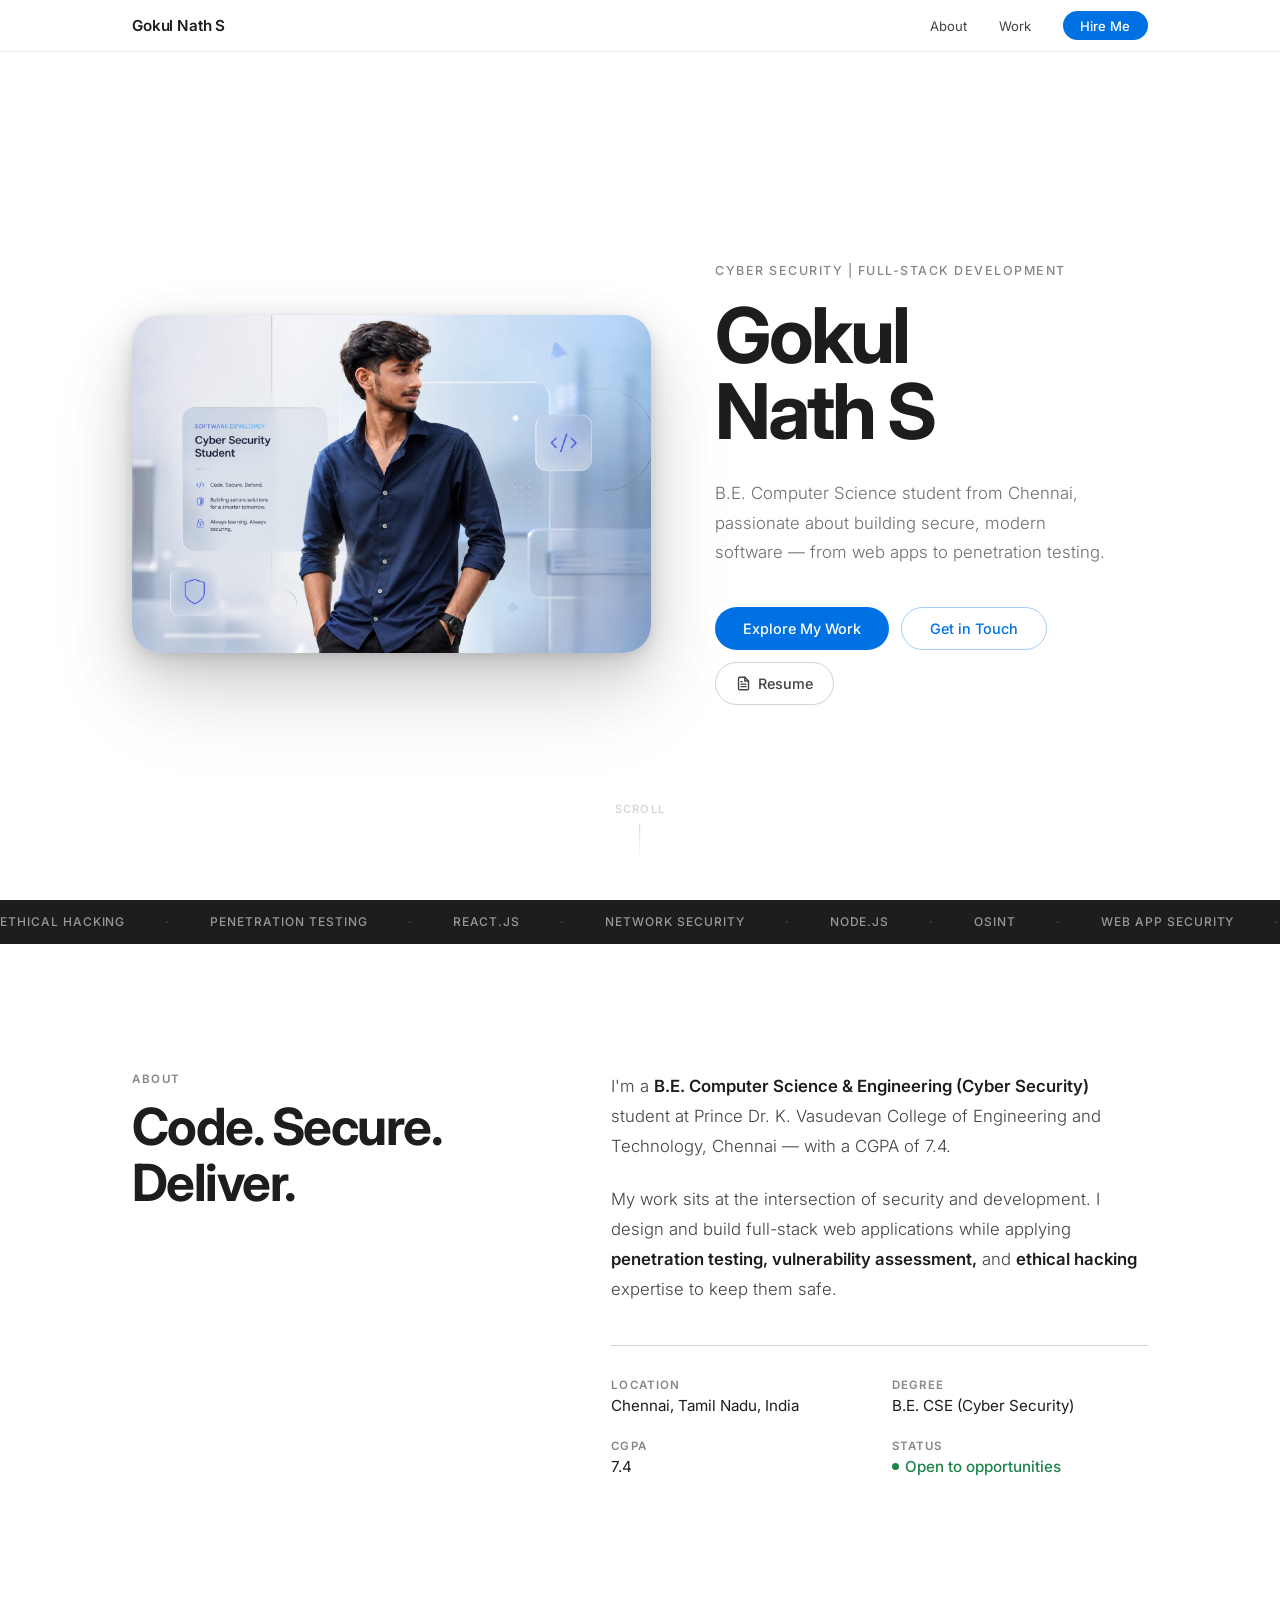
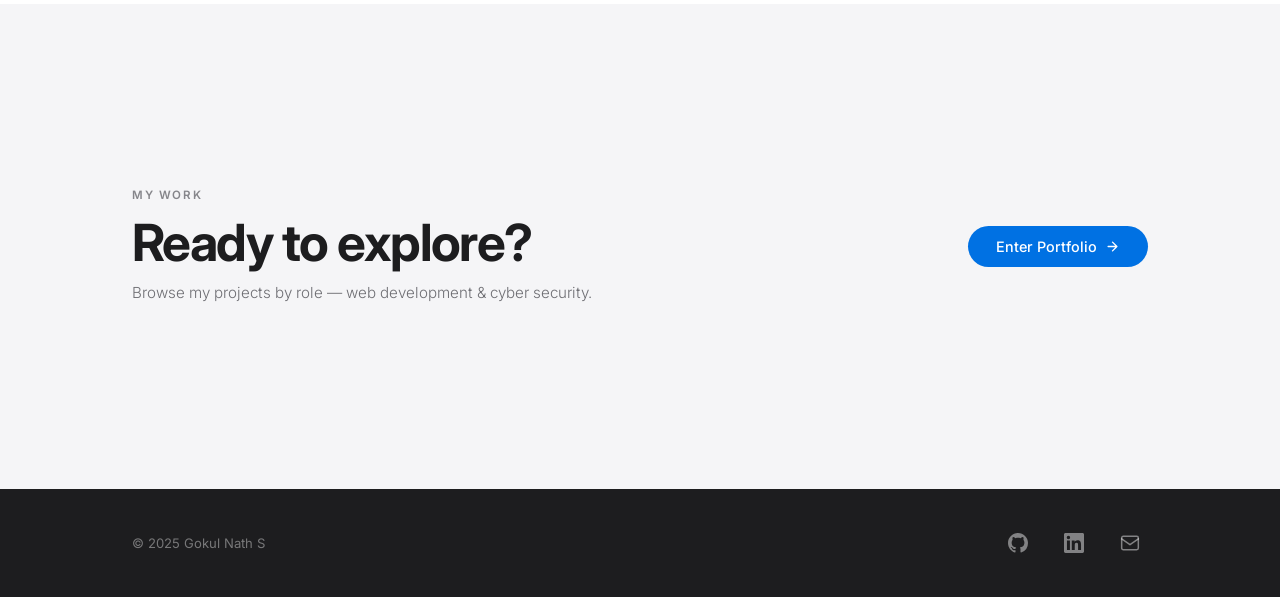
<file: index.html>
<!DOCTYPE html>
<html lang="en">
<head>
  <meta charset="UTF-8" />
  <meta name="viewport" content="width=device-width, initial-scale=1.0" />
  <meta name="description" content="Gokul Nath S — Cyber Security Student &amp; Full-Stack Web Developer from Chennai, India." />
  <title>Gokul Nath S — Portfolio</title>
  <link rel="preconnect" href="https://fonts.googleapis.com" />
  <link rel="preconnect" href="https://fonts.gstatic.com" crossorigin />
  <link href="https://fonts.googleapis.com/css2?family=Inter:ital,opsz,wght@0,14..32,300;0,14..32,400;0,14..32,500;0,14..32,600;0,14..32,700;1,14..32,300&display=swap" rel="stylesheet" />
  <link rel="stylesheet" href="style.css" />
  <style>
    /* ── EXPLORE CTA SECTION ── */
    .explore-cta-section { background: var(--grey-5); }
    .explore-cta-wrap {
      display: flex;
      align-items: center;
      justify-content: space-between;
      flex-wrap: wrap;
      gap: 2rem;
      padding: 3.5rem 0;
    }
    .explore-desc {
      font-size: 0.95rem;
      color: var(--grey-2);
      font-weight: 300;
      margin-top: 0.6rem;
      line-height: 1.65;
    }
    .explore-btn {
      display: inline-flex;
      align-items: center;
      gap: 0.5rem;
      white-space: nowrap;
      flex-shrink: 0;
    }
  </style>
</head>
<body>

  <!-- NAV -->
  <header class="nav" id="nav">
    <div class="nav-inner">
      <a href="#home" class="nav-logo">Gokul Nath S</a>
      <nav class="nav-links" id="navLinks">
        <a href="#about" class="nl">About</a>
        <a href="roles.html" class="nl">Work</a>
        <a href="mailto:gokulsince2k7@gmail.com" class="nl nl-cta">Hire Me</a>
      </nav>
      <button class="burger" id="burger" aria-label="Menu">
        <span></span><span></span>
      </button>
    </div>
  </header>

  <!-- HERO -->
  <section class="hero" id="home">
    <div class="hero-wrap">
      <div class="hero-photo-wrap">
        <img
          src="image.png"
          alt="Gokul Nath S"
          class="hero-photo"
        />
      </div>
      <div class="hero-text">
        <p class="hero-eyebrow">Cyber Security | Full-Stack Development</p>
        <h1 class="hero-name">Gokul<br>Nath  S</h1>
        <p class="hero-bio">
          B.E. Computer Science student from Chennai, passionate about
          building secure, modern software — from web apps to
          penetration testing.
        </p>
        <div class="hero-actions">
          <a href="roles.html" class="btn-primary">Explore My Work</a>
          <a href="mailto:gokulsince2k7@gmail.com" class="btn-ghost">Get in Touch</a>
          <a
            href="https://docs.google.com/document/d/1M5TrPQ8XpOUnPJRMxMjW3FASUyPhUZJu/edit?usp=drive_link&ouid=106829547549114886315&rtpof=true&sd=true"
            target="_blank"
            rel="noopener"
            class="btn-resume"
            id="resumeBtn"
          >
            <svg width="15" height="15" viewBox="0 0 24 24" fill="none" stroke="currentColor" stroke-width="2.2" stroke-linecap="round" stroke-linejoin="round"><path d="M14 2H6a2 2 0 00-2 2v16a2 2 0 002 2h12a2 2 0 002-2V8z"/><polyline points="14 2 14 8 20 8"/><line x1="16" y1="13" x2="8" y2="13"/><line x1="16" y1="17" x2="8" y2="17"/><polyline points="10 9 9 9 8 9"/></svg>
            Resume
          </a>
        </div>
      </div>
    </div>
    <div class="hero-scroll-hint">
      <span>Scroll</span>
      <div class="scroll-bar"></div>
    </div>
  </section>

  <!-- MARQUEE STRIP -->
  <div class="marquee-strip" aria-hidden="true">
    <div class="marquee-track">
      <span>Ethical Hacking</span><span aria-hidden="true">·</span>
      <span>Penetration Testing</span><span aria-hidden="true">·</span>
      <span>React.js</span><span aria-hidden="true">·</span>
      <span>Network Security</span><span aria-hidden="true">·</span>
      <span>Node.js</span><span aria-hidden="true">·</span>
      <span>OSINT</span><span aria-hidden="true">·</span>
      <span>Web App Security</span><span aria-hidden="true">·</span>
      <span>REST APIs</span><span aria-hidden="true">·</span>
      <span>Vulnerability Assessment</span><span aria-hidden="true">·</span>
      <span>Ethical Hacking</span><span aria-hidden="true">·</span>
      <span>Penetration Testing</span><span aria-hidden="true">·</span>
      <span>React.js</span><span aria-hidden="true">·</span>
      <span>Network Security</span><span aria-hidden="true">·</span>
      <span>Node.js</span><span aria-hidden="true">·</span>
      <span>OSINT</span><span aria-hidden="true">·</span>
      <span>Web App Security</span><span aria-hidden="true">·</span>
      <span>REST APIs</span><span aria-hidden="true">·</span>
      <span>Vulnerability Assessment</span><span aria-hidden="true">·</span>
    </div>
  </div>

  <!-- ABOUT -->
  <section class="section" id="about">
    <div class="container">
      <div class="about-grid">
        <div class="about-left">
          <p class="label">About</p>
          <h2 class="section-heading">Code. Secure.<br>Deliver.</h2>
        </div>
        <div class="about-right">
          <p class="about-body">
            I'm a <strong>B.E. Computer Science &amp; Engineering (Cyber Security)</strong>
            student at Prince Dr. K. Vasudevan College of Engineering and Technology,
            Chennai — with a CGPA of 7.4.
          </p>
          <p class="about-body">
            My work sits at the intersection of security and development.
            I design and build full-stack web applications while applying
            <strong>penetration testing, vulnerability assessment,</strong> and
            <strong>ethical hacking</strong> expertise to keep them safe.
          </p>
          <div class="about-meta">
            <div class="meta-item">
              <span class="meta-label">Location</span>
              <span class="meta-value">Chennai, Tamil Nadu, India</span>
            </div>
            <div class="meta-item">
              <span class="meta-label">Degree</span>
              <span class="meta-value">B.E. CSE (Cyber Security)</span>
            </div>
            <div class="meta-item">
              <span class="meta-label">CGPA</span>
              <span class="meta-value">7.4</span>
            </div>
            <div class="meta-item">
              <span class="meta-label">Status</span>
              <span class="meta-value meta-available">Open to opportunities</span>
            </div>
          </div>
        </div>
      </div>
    </div>
  </section>

  <!-- EXPLORE CTA -->
  <section class="section explore-cta-section">
    <div class="container">
      <div class="explore-cta-wrap">
        <div>
          <p class="label">My Work</p>
          <h2 class="section-heading" style="margin-bottom:0.4rem">Ready to explore?</h2>
          <p class="explore-desc">Browse my projects by role — web development &amp; cyber security.</p>
        </div>
        <a href="roles.html" class="btn-primary explore-btn">
          Enter Portfolio
          <svg width="15" height="15" viewBox="0 0 24 24" fill="none" stroke="currentColor" stroke-width="2.2" stroke-linecap="round" stroke-linejoin="round"><path d="M5 12h14M12 5l7 7-7 7"/></svg>
        </a>
      </div>
    </div>
  </section>

  <!-- FOOTER -->
  <footer class="footer">
    <div class="container footer-inner">
      <span class="footer-name">© 2025 Gokul Nath S</span>
      <div class="footer-socials">
        <a href="https://github.com/gokul2k7" target="_blank" rel="noopener" id="fGithub" aria-label="GitHub">
          <svg width="20" height="20" viewBox="0 0 24 24" fill="currentColor" aria-hidden="true">
            <path d="M12 0C5.37 0 0 5.37 0 12c0 5.31 3.435 9.795 8.205 11.385.6.105.825-.255.825-.57 0-.285-.015-1.23-.015-2.235-3.015.555-3.795-.735-4.035-1.41-.135-.345-.72-1.41-1.23-1.695-.42-.225-1.02-.78-.015-.795.945-.015 1.62.87 1.845 1.23 1.08 1.815 2.805 1.305 3.495.99.105-.78.42-1.305.765-1.605-2.67-.3-5.46-1.335-5.46-5.925 0-1.305.465-2.385 1.23-3.225-.12-.3-.54-1.53.12-3.18 0 0 1.005-.315 3.3 1.23.96-.27 1.98-.405 3-.405s2.04.135 3 .405c2.295-1.56 3.3-1.23 3.3-1.23.66 1.65.24 2.88.12 3.18.765.84 1.23 1.905 1.23 3.225 0 4.605-2.805 5.625-5.475 5.925.435.375.81 1.095.81 2.22 0 1.605-.015 2.895-.015 3.3 0 .315.225.69.825.57A12.02 12.02 0 0024 12c0-6.63-5.37-12-12-12z"/>
          </svg>
        </a>
        <a href="https://www.linkedin.com/in/gokul-s-82512b36a" target="_blank" rel="noopener" id="fLinkedin" aria-label="LinkedIn">
          <svg width="20" height="20" viewBox="0 0 24 24" fill="currentColor" aria-hidden="true">
            <path d="M20.447 20.452h-3.554v-5.569c0-1.328-.027-3.037-1.852-3.037-1.853 0-2.136 1.445-2.136 2.939v5.667H9.351V9h3.414v1.561h.046c.477-.9 1.637-1.85 3.37-1.85 3.601 0 4.267 2.37 4.267 5.455v6.286zM5.337 7.433a2.062 2.062 0 01-2.063-2.065 2.064 2.064 0 112.063 2.065zm1.782 13.019H3.555V9h3.564v11.452zM22.225 0H1.771C.792 0 0 .774 0 1.729v20.542C0 23.227.792 24 1.771 24h20.451C23.2 24 24 23.227 24 22.271V1.729C24 .774 23.2 0 22.222 0h.003z"/>
          </svg>
        </a>
        <a href="mailto:gokulsince2k7@gmail.com" id="fEmail" aria-label="Email">
          <svg width="20" height="20" viewBox="0 0 24 24" fill="none" stroke="currentColor" stroke-width="1.8" stroke-linecap="round" stroke-linejoin="round" aria-hidden="true">
            <rect x="2" y="4" width="20" height="16" rx="2"/>
            <path d="M2 7l10 7 10-7"/>
          </svg>
        </a>
      </div>
    </div>
  </footer>

  <script src="script.js"></script>
</body>
</html>
</file>
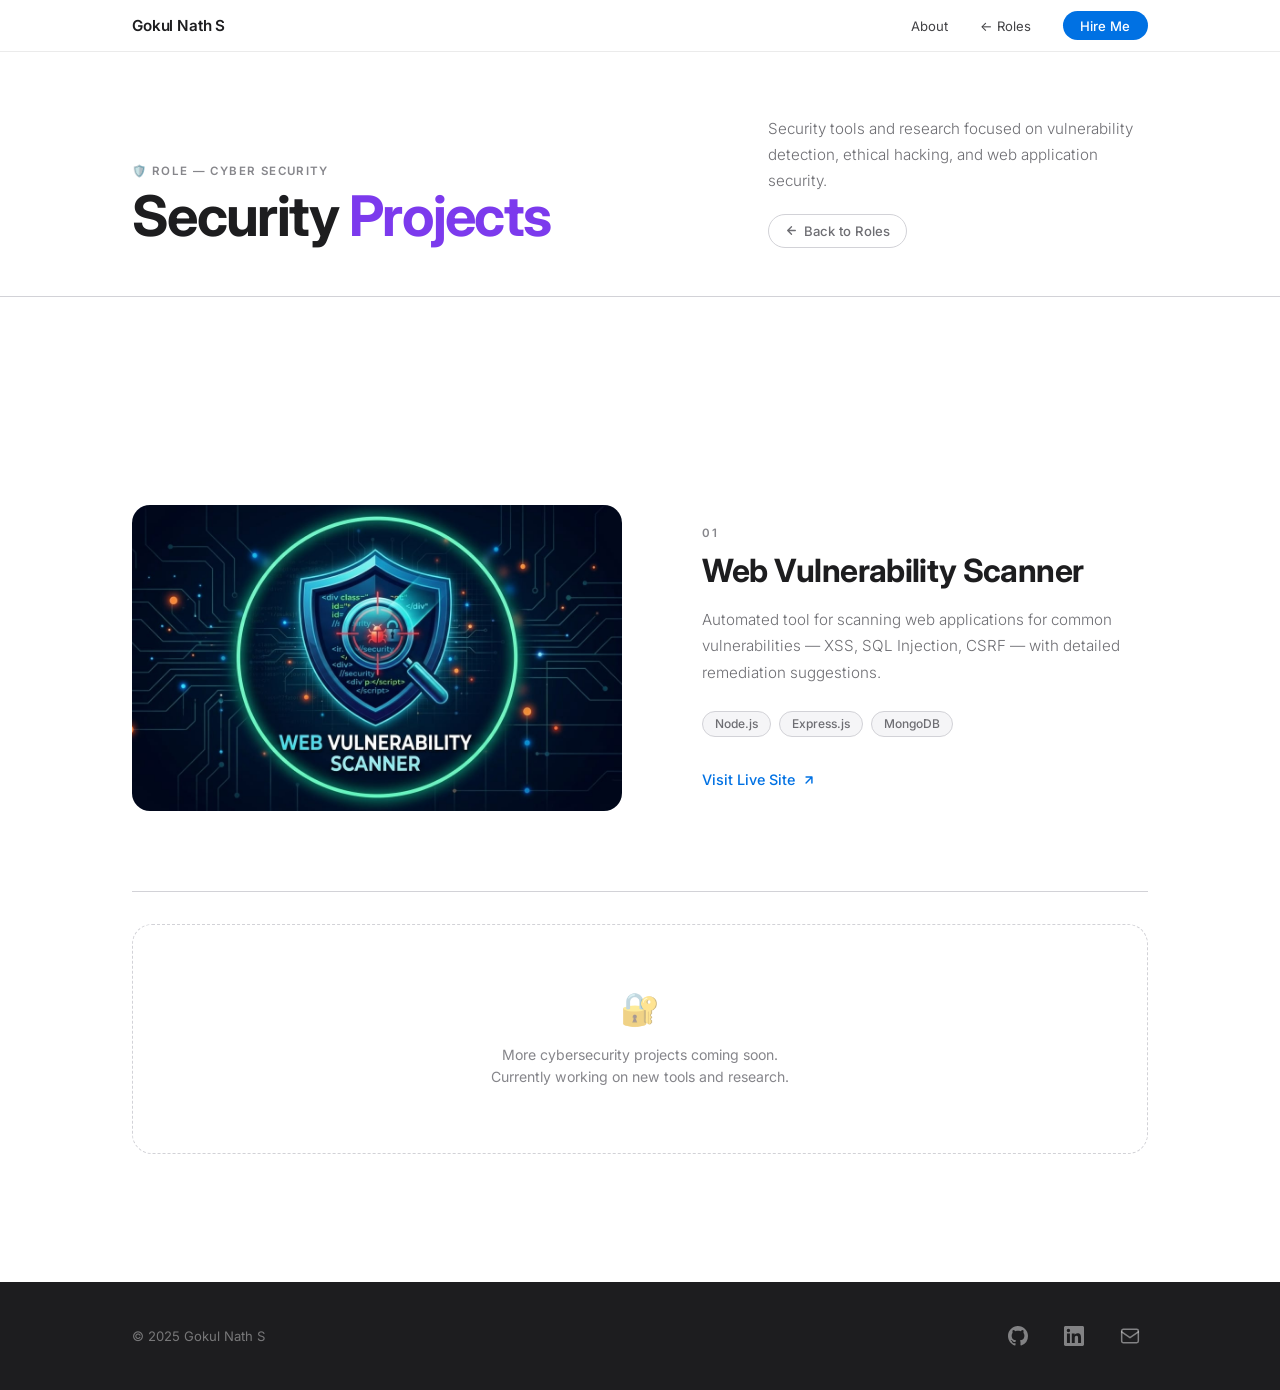
<file: cybersec.html>
<!DOCTYPE html>
<html lang="en">
<head>
  <meta charset="UTF-8" />
  <meta name="viewport" content="width=device-width, initial-scale=1.0" />
  <title>Gokul Nath S — Cyber Security</title>
  <link rel="preconnect" href="https://fonts.googleapis.com" />
  <link rel="preconnect" href="https://fonts.gstatic.com" crossorigin />
  <link href="https://fonts.googleapis.com/css2?family=Inter:ital,opsz,wght@0,14..32,300;0,14..32,400;0,14..32,500;0,14..32,600;0,14..32,700;1,14..32,300&display=swap" rel="stylesheet" />
  <link rel="stylesheet" href="style.css" />
  <style>
    .page-hero {
      padding: calc(var(--nav-h) + 4rem) 0 3rem;
      border-bottom: 1px solid var(--grey-4);
    }
    .page-hero-inner {
      display: flex;
      align-items: flex-end;
      justify-content: space-between;
      flex-wrap: wrap;
      gap: 1.5rem;
    }
    .page-hero-label { font-size: 0.72rem; font-weight: 600; letter-spacing: 0.12em; text-transform: uppercase; color: var(--grey-3); margin-bottom: 0.5rem; }
    .page-hero-title { font-size: clamp(2rem, 5vw, 3.5rem); font-weight: 700; letter-spacing: -0.03em; color: var(--black); line-height: 1.1; }
    .page-hero-title em { font-style: normal; color: #7c3aed; }
    .page-hero-desc { font-size: 0.95rem; color: var(--grey-2); font-weight: 300; line-height: 1.7; max-width: 380px; }

    .back-btn {
      display: inline-flex;
      align-items: center;
      gap: 0.4rem;
      font-size: 0.82rem;
      font-weight: 500;
      color: var(--grey-2);
      text-decoration: none;
      padding: 0.5rem 1rem;
      border: 1px solid var(--grey-4);
      border-radius: 99px;
      transition: color 0.2s, border-color 0.2s, background 0.2s;
      white-space: nowrap;
      align-self: flex-start;
      margin-top: 0.25rem;
    }
    .back-btn:hover { color: var(--black); border-color: var(--grey-3); background: var(--grey-5); }
    .back-btn svg { transition: transform 0.2s; }
    .back-btn:hover svg { transform: translateX(-2px); }

    /* Coming soon card */
    .more-soon {
      display: flex;
      flex-direction: column;
      align-items: center;
      justify-content: center;
      text-align: center;
      padding: 4rem 2rem;
      border: 1px dashed var(--grey-4);
      border-radius: 20px;
      margin-top: 2rem;
      gap: 1rem;
      color: var(--grey-3);
    }
    .more-soon-icon { font-size: 2rem; opacity: 0.5; }
    .more-soon p { font-size: 0.88rem; font-weight: 400; line-height: 1.6; }
  </style>
</head>
<body>

  <!-- NAV -->
  <header class="nav" id="nav">
    <div class="nav-inner">
      <a href="index.html" class="nav-logo">Gokul Nath S</a>
      <nav class="nav-links" id="navLinks">
        <a href="index.html" class="nl">About</a>
        <a href="roles.html" class="nl">← Roles</a>
        <a href="mailto:gokulsince2k7@gmail.com" class="nl nl-cta">Hire Me</a>
      </nav>
      <button class="burger" id="burger" aria-label="Menu">
        <span></span><span></span>
      </button>
    </div>
  </header>

  <!-- PAGE HERO -->
  <section class="page-hero">
    <div class="container">
      <div class="page-hero-inner">
        <div>
          <p class="page-hero-label">🛡️ Role — Cyber Security</p>
          <h1 class="page-hero-title">Security <em>Projects</em></h1>
        </div>
        <div style="display:flex;flex-direction:column;gap:1rem;align-items:flex-end;">
          <p class="page-hero-desc">Security tools and research focused on vulnerability detection, ethical hacking, and web application security.</p>
          <a href="roles.html" class="back-btn">
            <svg width="13" height="13" viewBox="0 0 24 24" fill="none" stroke="currentColor" stroke-width="2.5" stroke-linecap="round" stroke-linejoin="round"><path d="M19 12H5M12 5l-7 7 7 7"/></svg>
            Back to Roles
          </a>
        </div>
      </div>
    </div>
  </section>

  <!-- PROJECTS -->
  <section class="section" id="projects">
    <div class="container">
      <div class="projects-list">

        <!-- Project 1 -->
        <article class="project-row" id="proj1">
          <div class="project-img-wrap">
            <img src="web.jpeg" alt="Web Vulnerability Scanner" class="project-img" />
          </div>
          <div class="project-info">
            <span class="project-num">01</span>
            <h3 class="project-title">Web Vulnerability Scanner</h3>
            <p class="project-desc">
              Automated tool for scanning web applications for common
              vulnerabilities — XSS, SQL Injection, CSRF — with
              detailed remediation suggestions.
            </p>
            <div class="project-stack">
              <span>Node.js</span><span>Express.js</span><span>MongoDB</span>
            </div>
            <a href="https://web-vulnerability-scanner-seven.vercel.app/" target="_blank" rel="noopener" class="project-link">
              Visit Live Site
              <svg width="14" height="14" viewBox="0 0 24 24" fill="none" stroke="currentColor" stroke-width="2.5" stroke-linecap="round" stroke-linejoin="round"><path d="M7 17L17 7M7 7h10v10"/></svg>
            </a>
          </div>
        </article>

        <!-- More coming soon -->
        <div class="divider"></div>
        <div class="more-soon">
          <span class="more-soon-icon">🔐</span>
          <p>More cybersecurity projects coming soon.<br>Currently working on new tools and research.</p>
        </div>

      </div>
    </div>
  </section>

  <!-- FOOTER -->
  <footer class="footer">
    <div class="container footer-inner">
      <span class="footer-name">© 2025 Gokul Nath S</span>
      <div class="footer-socials">
        <a href="https://github.com/gokul2k7" target="_blank" rel="noopener" aria-label="GitHub">
          <svg width="20" height="20" viewBox="0 0 24 24" fill="currentColor"><path d="M12 0C5.37 0 0 5.37 0 12c0 5.31 3.435 9.795 8.205 11.385.6.105.825-.255.825-.57 0-.285-.015-1.23-.015-2.235-3.015.555-3.795-.735-4.035-1.41-.135-.345-.72-1.41-1.23-1.695-.42-.225-1.02-.78-.015-.795.945-.015 1.62.87 1.845 1.23 1.08 1.815 2.805 1.305 3.495.99.105-.78.42-1.305.765-1.605-2.67-.3-5.46-1.335-5.46-5.925 0-1.305.465-2.385 1.23-3.225-.12-.3-.54-1.53.12-3.18 0 0 1.005-.315 3.3 1.23.96-.27 1.98-.405 3-.405s2.04.135 3 .405c2.295-1.56 3.3-1.23 3.3-1.23.66 1.65.24 2.88.12 3.18.765.84 1.23 1.905 1.23 3.225 0 4.605-2.805 5.625-5.475 5.925.435.375.81 1.095.81 2.22 0 1.605-.015 2.895-.015 3.3 0 .315.225.69.825.57A12.02 12.02 0 0024 12c0-6.63-5.37-12-12-12z"/></svg>
        </a>
        <a href="https://www.linkedin.com/in/gokul-s-82512b36a" target="_blank" rel="noopener" aria-label="LinkedIn">
          <svg width="20" height="20" viewBox="0 0 24 24" fill="currentColor"><path d="M20.447 20.452h-3.554v-5.569c0-1.328-.027-3.037-1.852-3.037-1.853 0-2.136 1.445-2.136 2.939v5.667H9.351V9h3.414v1.561h.046c.477-.9 1.637-1.85 3.37-1.85 3.601 0 4.267 2.37 4.267 5.455v6.286zM5.337 7.433a2.062 2.062 0 01-2.063-2.065 2.064 2.064 0 112.063 2.065zm1.782 13.019H3.555V9h3.564v11.452zM22.225 0H1.771C.792 0 0 .774 0 1.729v20.542C0 23.227.792 24 1.771 24h20.451C23.2 24 24 23.227 24 22.271V1.729C24 .774 23.2 0 22.222 0h.003z"/></svg>
        </a>
        <a href="mailto:gokulsince2k7@gmail.com" aria-label="Email">
          <svg width="20" height="20" viewBox="0 0 24 24" fill="none" stroke="currentColor" stroke-width="1.8" stroke-linecap="round" stroke-linejoin="round"><rect x="2" y="4" width="20" height="16" rx="2"/><path d="M2 7l10 7 10-7"/></svg>
        </a>
      </div>
    </div>
  </footer>

  <script src="script.js"></script>
</body>
</html>
</file>
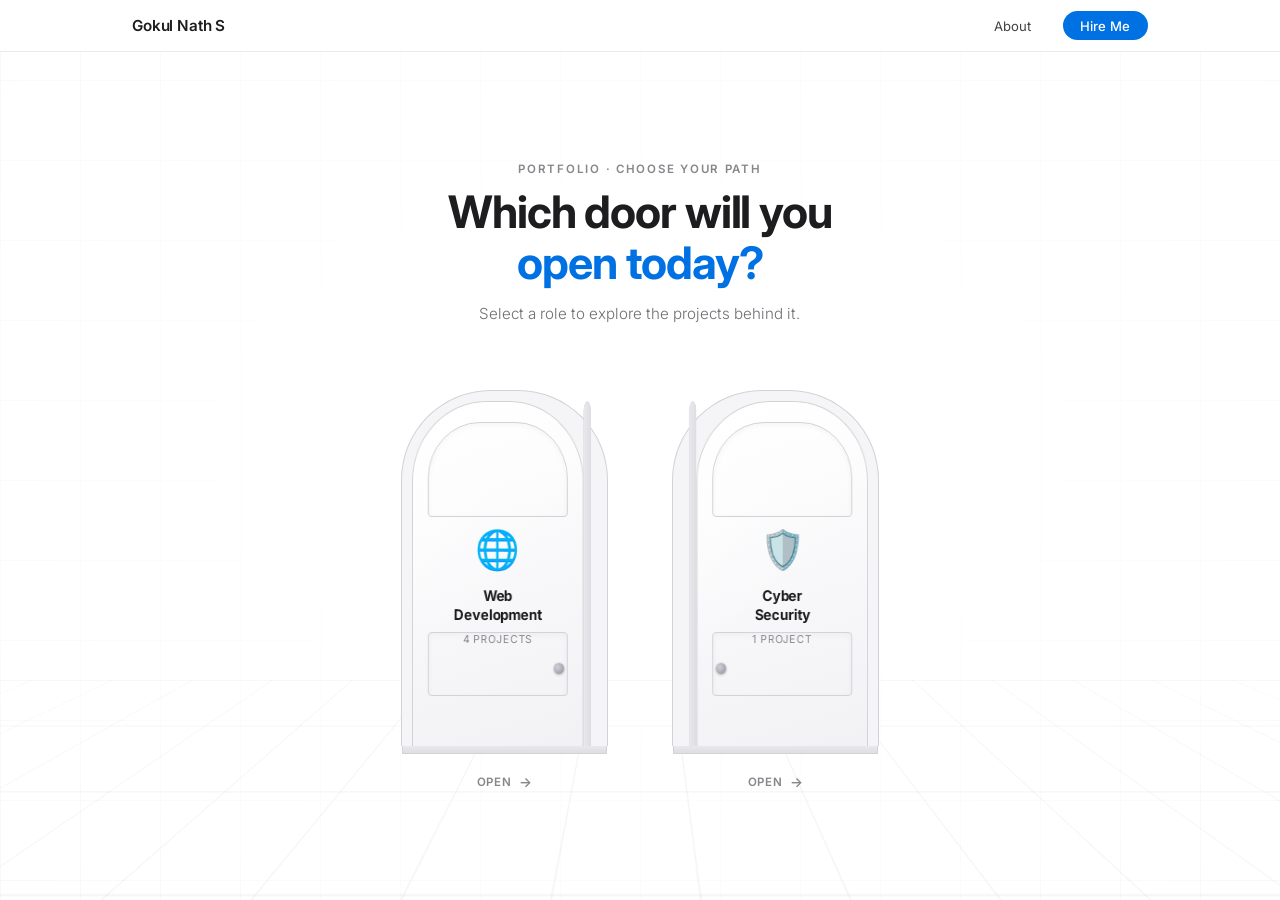
<file: roles.html>
<!DOCTYPE html>
<html lang="en">
<head>
  <meta charset="UTF-8" />
  <meta name="viewport" content="width=device-width, initial-scale=1.0" />
  <title>Gokul Nath S — Choose Your Path</title>
  <link rel="preconnect" href="https://fonts.googleapis.com" />
  <link rel="preconnect" href="https://fonts.gstatic.com" crossorigin />
  <link href="https://fonts.googleapis.com/css2?family=Inter:ital,opsz,wght@0,14..32,300;0,14..32,400;0,14..32,500;0,14..32,600;0,14..32,700;1,14..32,300&display=swap" rel="stylesheet" />
  <link rel="stylesheet" href="style.css" />
  <style>
    /* ── PAGE LAYOUT ── */
    .hall-page {
      min-height: 100vh;
      display: flex;
      flex-direction: column;
      align-items: center;
      justify-content: center;
      padding: calc(var(--nav-h) + 3rem) 2rem 3rem;
      background: #ffffff;
      position: relative;
      overflow: hidden;
    }

    /* Subtle decorative background lines (like ruled paper — very faint) */
    .hall-page::before {
      content: '';
      position: absolute;
      inset: 0;
      background-image:
        linear-gradient(to right, rgba(0,0,0,0.025) 1px, transparent 1px),
        linear-gradient(to bottom, rgba(0,0,0,0.025) 1px, transparent 1px);
      background-size: 80px 80px;
      pointer-events: none;
      z-index: 0;
    }

    /* Soft radial highlight in center */
    .hall-page::after {
      content: '';
      position: absolute;
      inset: 0;
      background: radial-gradient(ellipse 70% 70% at 50% 50%, rgba(255,255,255,1) 30%, transparent 100%);
      pointer-events: none;
      z-index: 0;
    }

    /* ── HEADING ── */
    .hall-heading {
      position: relative; z-index: 2;
      text-align: center;
      margin-bottom: 4rem;
      animation: fadeSlideUp 0.6s cubic-bezier(0.4,0,0.2,1) both;
    }
    .hall-eyebrow {
      font-size: 0.72rem; font-weight: 600;
      letter-spacing: 0.15em; text-transform: uppercase;
      color: var(--grey-3);
      margin-bottom: 0.65rem;
    }
    .hall-title {
      font-size: clamp(1.8rem, 4vw, 2.8rem);
      font-weight: 700; letter-spacing: -0.025em;
      color: var(--black); line-height: 1.15;
    }
    .hall-title em {
      font-style: normal;
      color: var(--accent);
    }
    .hall-subtitle {
      margin-top: 0.75rem;
      font-size: 0.95rem; font-weight: 300;
      color: var(--grey-2); line-height: 1.6;
    }

    /* ── DOORS STAGE ── */
    .doors-stage {
      display: flex;
      gap: 4rem;
      align-items: flex-end;
      justify-content: center;
      perspective: 1200px;
      perspective-origin: 50% 85%;
      position: relative; z-index: 2;
      animation: fadeSlideUp 0.6s 0.12s cubic-bezier(0.4,0,0.2,1) both;
    }

    /* ── DOOR UNIT ── */
    .door-unit {
      display: flex;
      flex-direction: column;
      align-items: center;
      cursor: pointer;
      text-decoration: none;
    }

    /* Door Frame / architrave */
    .door-frame {
      position: relative;
      padding: 10px 10px 0;
      border-radius: 90px 90px 0 0;
      border: 1.5px solid var(--grey-4);
      border-bottom: none;
      background: var(--grey-5);
      transition: border-color 0.3s;
    }
    .door-frame::before {
      content: '';
      position: absolute;
      top: -1.5px; left: 24px; right: 24px; height: 1.5px;
      background: linear-gradient(to right, transparent, var(--grey-3), transparent);
      opacity: 0;
      transition: opacity 0.3s;
    }
    .door-unit--left:hover  .door-frame { border-color: var(--accent); }
    .door-unit--right:hover .door-frame { border-color: #7c3aed; }
    .door-unit--left:hover  .door-frame::before { opacity: 1; }
    .door-unit--right:hover .door-frame::before { opacity: 1; }

    /* ── 3D DOOR BODY ── */
    .door-3d {
      width: 185px;
      height: 345px;
      position: relative;
      transform-style: preserve-3d;
      transition: transform 0.6s cubic-bezier(0.4, 0, 0.2, 1),
                  filter 0.4s ease;
      border-radius: 80px 80px 0 0;
    }

    /* Left door: hinged on left, slightly open (shows right edge) */
    .door-unit--left .door-3d {
      transform: rotateY(-22deg);
      transform-origin: left center;
    }
    .door-unit--left:hover .door-3d {
      transform: rotateY(-5deg);
      filter: drop-shadow(0 20px 40px rgba(0,113,227,0.18));
    }
    .door-unit--left.opening .door-3d {
      transform: rotateY(-88deg) !important;
      transition-duration: 0.85s;
    }

    /* Right door: hinged on right */
    .door-unit--right .door-3d {
      transform: rotateY(22deg);
      transform-origin: right center;
    }
    .door-unit--right:hover .door-3d {
      transform: rotateY(5deg);
      filter: drop-shadow(0 20px 40px rgba(124,58,237,0.18));
    }
    .door-unit--right.opening .door-3d {
      transform: rotateY(88deg) !important;
      transition-duration: 0.85s;
    }

    /* Door front face */
    .door-face {
      position: absolute; inset: 0;
      border-radius: inherit;
      background: linear-gradient(165deg, #ffffff 0%, #f8f8fa 55%, #f2f2f5 100%);
      border: 1.5px solid var(--grey-4);
      border-bottom: none;
      backface-visibility: hidden;
      overflow: hidden;
      display: flex;
      flex-direction: column;
      align-items: center;
      justify-content: center;
      transition: border-color 0.3s, box-shadow 0.3s;
    }

    /* Subtle sheen */
    .door-face::before {
      content: '';
      position: absolute; inset: 0;
      background: linear-gradient(140deg, rgba(255,255,255,0.9) 0%, transparent 55%);
      border-radius: inherit;
      pointer-events: none;
    }

    /* Door upper recessed panel */
    .door-panel-top {
      position: absolute;
      top: 20px; left: 16px; right: 16px;
      height: 95px;
      border: 1px solid var(--grey-4);
      border-radius: 56px 56px 4px 4px;
      box-shadow: inset 0 2px 6px rgba(0,0,0,0.04);
      transition: border-color 0.3s;
    }
    /* Door lower recessed panel */
    .door-panel-bottom {
      position: absolute;
      bottom: 50px; left: 16px; right: 16px;
      height: 64px;
      border: 1px solid var(--grey-4);
      border-radius: 4px;
      box-shadow: inset 0 2px 6px rgba(0,0,0,0.04);
      transition: border-color 0.3s;
    }

    /* Door knob */
    .door-knob {
      position: absolute;
      bottom: 72px;
      width: 11px; height: 11px;
      border-radius: 50%;
      background: radial-gradient(circle at 35% 35%, #d0d0d8, #909098);
      box-shadow: 0 1px 3px rgba(0,0,0,0.2), 0 0 0 1px rgba(0,0,0,0.06);
      transition: background 0.3s;
    }
    .door-unit--left  .door-knob { right: 20px; }
    .door-unit--right .door-knob { left: 20px; }

    /* Door content (icon + text) */
    .door-content {
      position: relative; z-index: 1;
      text-align: center;
      padding: 0 1.25rem;
      margin-top: 24px;
    }
    .door-icon {
      font-size: 2.4rem;
      display: block;
      margin-bottom: 0.85rem;
      transition: transform 0.4s cubic-bezier(0.4,0,0.2,1);
    }
    .door-unit:hover .door-icon { transform: scale(1.1) translateY(-3px); }

    .door-role {
      font-size: 0.92rem; font-weight: 700;
      color: var(--black); letter-spacing: -0.01em;
      line-height: 1.3;
      margin-bottom: 0.4rem;
    }
    .door-count {
      font-size: 0.68rem; font-weight: 400;
      color: var(--grey-3);
      letter-spacing: 0.08em;
      text-transform: uppercase;
    }

    /* Door right edge — 3D thickness */
    .door-edge {
      position: absolute;
      top: 0;
      height: 100%;
      width: 20px;
      border-radius: inherit;
      background: linear-gradient(to right, #e8e8ed, #dddde2);
      border-left: 1px solid rgba(0,0,0,0.04);
    }
    .door-unit--left .door-edge {
      right: 0;
      transform-origin: 0% 50%;
      transform: translateX(100%) rotateY(90deg);
    }
    .door-unit--right .door-edge {
      left: 0;
      transform-origin: 100% 50%;
      transform: translateX(-100%) rotateY(-90deg);
    }

    /* Hover state — face glow */
    .door-unit--left:hover .door-face {
      border-color: rgba(0,113,227,0.4);
      box-shadow: 0 0 0 3px rgba(0,113,227,0.08),
                  0 8px 32px rgba(0,113,227,0.1);
    }
    .door-unit--left:hover .door-panel-top,
    .door-unit--left:hover .door-panel-bottom {
      border-color: rgba(0,113,227,0.2);
    }
    .door-unit--left:hover .door-knob {
      background: radial-gradient(circle at 35% 35%, #90bff5, #0071e3);
    }

    .door-unit--right:hover .door-face {
      border-color: rgba(124,58,237,0.4);
      box-shadow: 0 0 0 3px rgba(124,58,237,0.08),
                  0 8px 32px rgba(124,58,237,0.1);
    }
    .door-unit--right:hover .door-panel-top,
    .door-unit--right:hover .door-panel-bottom {
      border-color: rgba(124,58,237,0.2);
    }
    .door-unit--right:hover .door-knob {
      background: radial-gradient(circle at 35% 35%, #c4b0f5, #7c3aed);
    }

    /* Door step/threshold at bottom */
    .door-threshold {
      width: 205px; height: 8px;
      border-radius: 2px 2px 0 0;
      background: linear-gradient(to bottom, #e8e8ed, #dddde2);
      border: 1.5px solid var(--grey-4);
      border-bottom: none;
      margin-top: -1px;
      transition: border-color 0.3s;
    }
    .door-unit--left:hover  .door-threshold { border-color: rgba(0,113,227,0.35); }
    .door-unit--right:hover .door-threshold { border-color: rgba(124,58,237,0.35); }

    /* Floor / ground line */
    .door-ground {
      width: 205px; height: 1px;
      background: var(--grey-4);
    }

    /* Label below door */
    .door-label-below {
      margin-top: 1.25rem;
      font-size: 0.72rem; font-weight: 600;
      letter-spacing: 0.08em; text-transform: uppercase;
      color: var(--grey-3);
      display: flex; align-items: center; gap: 0.4rem;
      transition: color 0.3s;
    }
    .door-unit--left:hover  .door-label-below { color: var(--accent); }
    .door-unit--right:hover .door-label-below { color: #7c3aed; }
    .door-arrow { font-size: 0.85rem; transition: transform 0.3s; }
    .door-unit:hover .door-arrow { transform: translateX(3px); }

    /* ── PERSPECTIVE FLOOR GRID ── */
    .hall-floor {
      position: fixed;
      bottom: 0; left: -10%; right: -10%;
      height: 220px;
      perspective: 300px;
      perspective-origin: 50% 0%;
      pointer-events: none;
      z-index: 1;
    }
    .floor-inner {
      width: 100%; height: 100%;
      transform: rotateX(50deg);
      transform-origin: top center;
      background-image:
        linear-gradient(to right, rgba(0,0,0,0.04) 1px, transparent 1px),
        linear-gradient(to bottom, rgba(0,0,0,0.04) 1px, transparent 1px);
      background-size: 80px 60px;
    }

    /* ── FLASH OVERLAY ── */
    .flash-overlay {
      position: fixed; inset: 0;
      background: #fff;
      opacity: 0; pointer-events: none;
      z-index: 9999;
      transition: opacity 0.35s ease;
    }
    .flash-overlay.active { opacity: 1; pointer-events: all; }

    /* ── ANIMATIONS ── */
    @keyframes fadeSlideUp {
      from { opacity: 0; transform: translateY(24px); }
      to   { opacity: 1; transform: translateY(0); }
    }

    /* ── RESPONSIVE ── */
    @media (max-width: 640px) {
      .doors-stage { gap: 2rem; }
      .door-3d { width: 145px; height: 275px; }
      .door-threshold, .door-ground { width: 165px; }
      .door-panel-top { height: 70px; }
      .door-panel-bottom { height: 50px; bottom: 40px; }
      .door-knob { bottom: 58px; }
      .hall-title { font-size: 1.6rem; }
      .hall-heading { margin-bottom: 2.5rem; }
    }
  </style>
</head>
<body>

  <!-- NAV (same as rest of portfolio) -->
  <header class="nav" id="nav">
    <div class="nav-inner">
      <a href="index.html" class="nav-logo">Gokul Nath S</a>
      <nav class="nav-links" id="navLinks">
        <a href="index.html" class="nl">About</a>
        <a href="mailto:gokulsince2k7@gmail.com" class="nl nl-cta">Hire Me</a>
      </nav>
      <button class="burger" id="burger" aria-label="Menu">
        <span></span><span></span>
      </button>
    </div>
  </header>

  <!-- Flash transition overlay -->
  <div class="flash-overlay" id="flashOverlay"></div>

  <!-- MAIN PAGE -->
  <main class="hall-page">

    <!-- Heading -->
    <div class="hall-heading">
      <p class="hall-eyebrow">Portfolio · Choose your path</p>
      <h1 class="hall-title">Which door will you<br><em>open today?</em></h1>
      <p class="hall-subtitle">Select a role to explore the projects behind it.</p>
    </div>

    <!-- Doors -->
    <div class="doors-stage">

      <!-- Door 1: Web Development -->
      <div class="door-unit door-unit--left" id="doorWebDev" onclick="openDoor('doorWebDev','webdev.html')">
        <div class="door-frame">
          <div class="door-3d">
            <div class="door-face">
              <div class="door-panel-top"></div>
              <div class="door-content">
                <span class="door-icon">🌐</span>
                <p class="door-role">Web<br>Development</p>
                <p class="door-count">4 Projects</p>
              </div>
              <div class="door-panel-bottom"></div>
              <div class="door-knob"></div>
            </div>
            <div class="door-edge"></div>
          </div>
        </div>
        <div class="door-threshold"></div>
        <div class="door-ground"></div>
        <p class="door-label-below">Open <span class="door-arrow">→</span></p>
      </div>

      <!-- Door 2: Cyber Security -->
      <div class="door-unit door-unit--right" id="doorCyberSec" onclick="openDoor('doorCyberSec','cybersec.html')">
        <div class="door-frame">
          <div class="door-3d">
            <div class="door-face">
              <div class="door-panel-top"></div>
              <div class="door-content">
                <span class="door-icon">🛡️</span>
                <p class="door-role">Cyber<br>Security</p>
                <p class="door-count">1 Project</p>
              </div>
              <div class="door-panel-bottom"></div>
              <div class="door-knob"></div>
            </div>
            <div class="door-edge"></div>
          </div>
        </div>
        <div class="door-threshold"></div>
        <div class="door-ground"></div>
        <p class="door-label-below">Open <span class="door-arrow">→</span></p>
      </div>

    </div><!-- /doors-stage -->

  </main>

  <!-- Perspective floor grid -->
  <div class="hall-floor"><div class="floor-inner"></div></div>

  <script src="script.js"></script>
  <script>
    function openDoor(doorId, destination) {
      const unit  = document.getElementById(doorId);
      const flash = document.getElementById('flashOverlay');
      unit.classList.add('opening');
      setTimeout(() => {
        flash.classList.add('active');
        setTimeout(() => { window.location.href = destination; }, 350);
      }, 650);
    }
  </script>

</body>
</html>
</file>
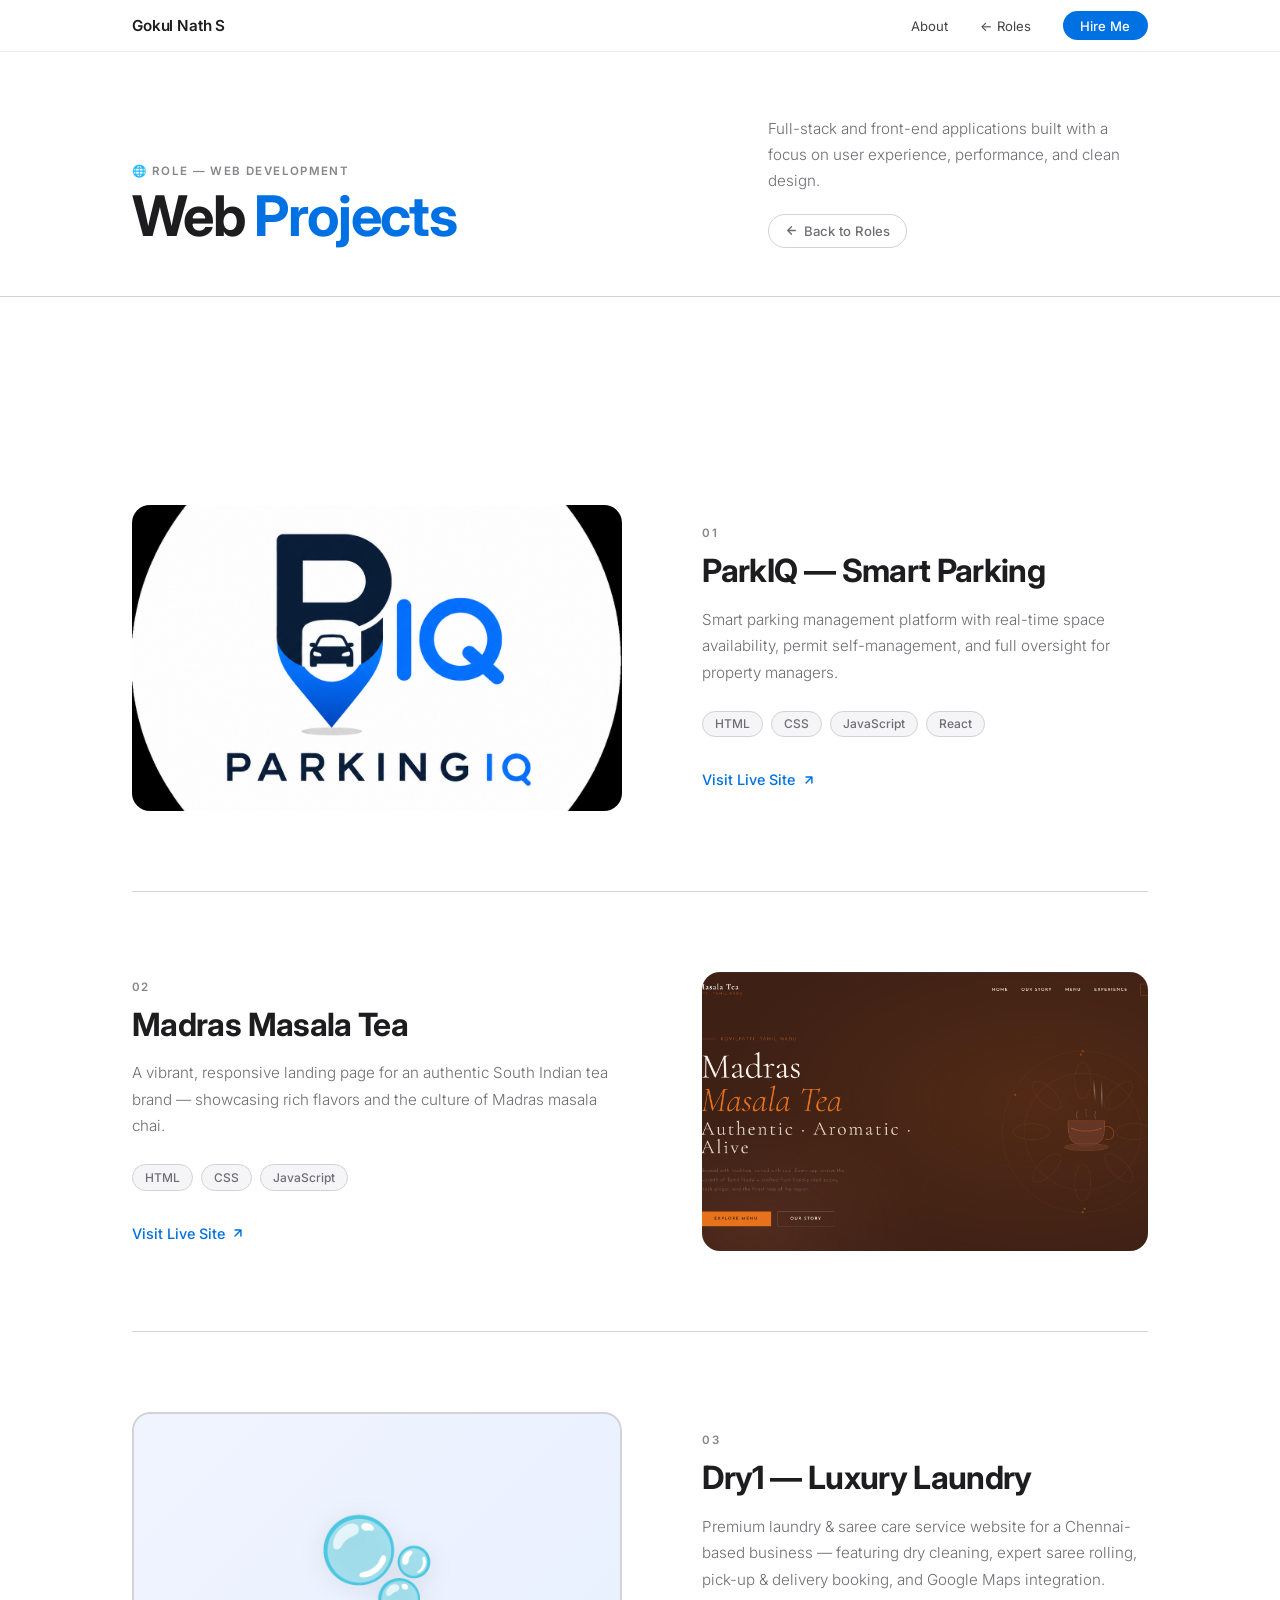
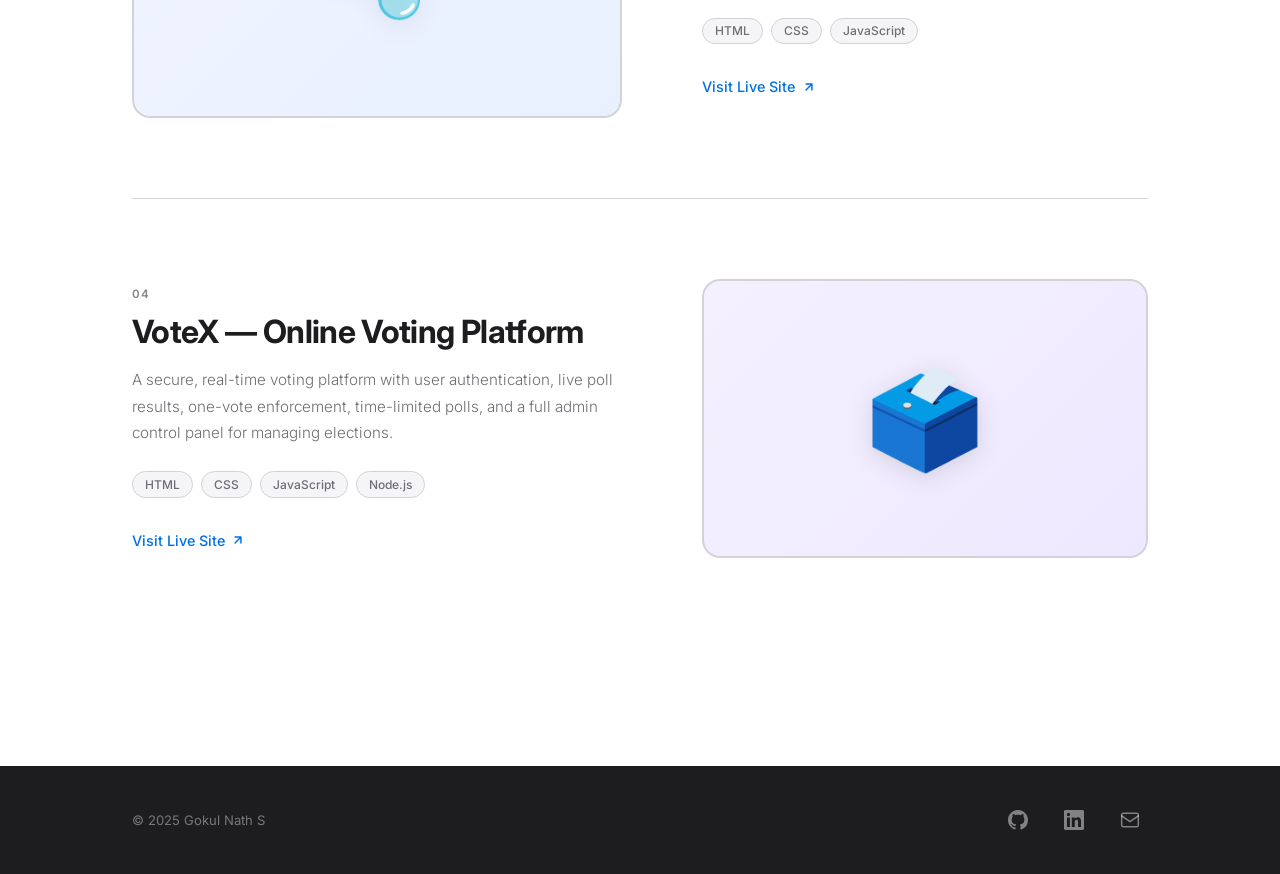
<file: webdev.html>
<!DOCTYPE html>
<html lang="en">
<head>
  <meta charset="UTF-8" />
  <meta name="viewport" content="width=device-width, initial-scale=1.0" />
  <title>Gokul Nath S — Web Development</title>
  <link rel="preconnect" href="https://fonts.googleapis.com" />
  <link rel="preconnect" href="https://fonts.gstatic.com" crossorigin />
  <link href="https://fonts.googleapis.com/css2?family=Inter:ital,opsz,wght@0,14..32,300;0,14..32,400;0,14..32,500;0,14..32,600;0,14..32,700;1,14..32,300&display=swap" rel="stylesheet" />
  <link rel="stylesheet" href="style.css" />
  <style>
    /* Page-specific overrides */
    .page-hero {
      padding: calc(var(--nav-h) + 4rem) 0 3rem;
      border-bottom: 1px solid var(--grey-4);
    }
    .page-hero-inner {
      display: flex;
      align-items: flex-end;
      justify-content: space-between;
      flex-wrap: wrap;
      gap: 1.5rem;
    }
    .page-hero-label { font-size: 0.72rem; font-weight: 600; letter-spacing: 0.12em; text-transform: uppercase; color: var(--grey-3); margin-bottom: 0.5rem; }
    .page-hero-title { font-size: clamp(2rem, 5vw, 3.5rem); font-weight: 700; letter-spacing: -0.03em; color: var(--black); line-height: 1.1; }
    .page-hero-title em { font-style: normal; color: var(--accent); }
    .page-hero-desc { font-size: 0.95rem; color: var(--grey-2); font-weight: 300; line-height: 1.7; max-width: 380px; }

    .back-btn {
      display: inline-flex;
      align-items: center;
      gap: 0.4rem;
      font-size: 0.82rem;
      font-weight: 500;
      color: var(--grey-2);
      text-decoration: none;
      padding: 0.5rem 1rem;
      border: 1px solid var(--grey-4);
      border-radius: 99px;
      transition: color 0.2s, border-color 0.2s, background 0.2s;
      white-space: nowrap;
      align-self: flex-start;
      margin-top: 0.25rem;
    }
    .back-btn:hover { color: var(--black); border-color: var(--grey-3); background: var(--grey-5); }
    .back-btn svg { transition: transform 0.2s; }
    .back-btn:hover svg { transform: translateX(-2px); }

    /* Project img-wrap icon override already in style.css */
  </style>
</head>
<body>

  <!-- NAV -->
  <header class="nav" id="nav">
    <div class="nav-inner">
      <a href="index.html" class="nav-logo">Gokul Nath S</a>
      <nav class="nav-links" id="navLinks">
        <a href="index.html" class="nl">About</a>
        <a href="roles.html" class="nl">← Roles</a>
        <a href="mailto:gokulsince2k7@gmail.com" class="nl nl-cta">Hire Me</a>
      </nav>
      <button class="burger" id="burger" aria-label="Menu">
        <span></span><span></span>
      </button>
    </div>
  </header>

  <!-- PAGE HERO -->
  <section class="page-hero">
    <div class="container">
      <div class="page-hero-inner">
        <div>
          <p class="page-hero-label">🌐 Role — Web Development</p>
          <h1 class="page-hero-title">Web <em>Projects</em></h1>
        </div>
        <div style="display:flex;flex-direction:column;gap:1rem;align-items:flex-end;">
          <p class="page-hero-desc">Full-stack and front-end applications built with a focus on user experience, performance, and clean design.</p>
          <a href="roles.html" class="back-btn">
            <svg width="13" height="13" viewBox="0 0 24 24" fill="none" stroke="currentColor" stroke-width="2.5" stroke-linecap="round" stroke-linejoin="round"><path d="M19 12H5M12 5l-7 7 7 7"/></svg>
            Back to Roles
          </a>
        </div>
      </div>
    </div>
  </section>

  <!-- PROJECTS -->
  <section class="section" id="projects">
    <div class="container">
      <div class="projects-list">

        <!-- Project 1 -->
        <article class="project-row" id="proj1">
          <div class="project-img-wrap">
            <img src="parkingiq.png" alt="ParkIQ Smart Parking Platform" class="project-img" />
          </div>
          <div class="project-info">
            <span class="project-num">01</span>
            <h3 class="project-title">ParkIQ — Smart Parking</h3>
            <p class="project-desc">
              Smart parking management platform with real-time space
              availability, permit self-management, and full oversight
              for property managers.
            </p>
            <div class="project-stack">
              <span>HTML</span><span>CSS</span><span>JavaScript</span><span>React</span>
            </div>
            <a href="https://gokul-parkiq.netlify.app/" target="_blank" rel="noopener" class="project-link">
              Visit Live Site
              <svg width="14" height="14" viewBox="0 0 24 24" fill="none" stroke="currentColor" stroke-width="2.5" stroke-linecap="round" stroke-linejoin="round"><path d="M7 17L17 7M7 7h10v10"/></svg>
            </a>
          </div>
        </article>

        <div class="divider"></div>

        <!-- Project 2 -->
        <article class="project-row project-row--reverse" id="proj2">
          <div class="project-img-wrap">
            <img src="Madras.png" alt="Madras Masala Tea Landing Page" class="project-img" />
          </div>
          <div class="project-info">
            <span class="project-num">02</span>
            <h3 class="project-title">Madras Masala Tea</h3>
            <p class="project-desc">
              A vibrant, responsive landing page for an authentic
              South Indian tea brand — showcasing rich flavors
              and the culture of Madras masala chai.
            </p>
            <div class="project-stack">
              <span>HTML</span><span>CSS</span><span>JavaScript</span>
            </div>
            <a href="https://madras-masala-tea.vercel.app/" target="_blank" rel="noopener" class="project-link">
              Visit Live Site
              <svg width="14" height="14" viewBox="0 0 24 24" fill="none" stroke="currentColor" stroke-width="2.5" stroke-linecap="round" stroke-linejoin="round"><path d="M7 17L17 7M7 7h10v10"/></svg>
            </a>
          </div>
        </article>

        <div class="divider"></div>

        <!-- Project 3 -->
        <article class="project-row" id="proj3">
          <div class="project-img-wrap project-img-wrap--icon">
            <div class="project-icon-placeholder">
              <span class="project-icon-emoji">🫧</span>
            </div>
          </div>
          <div class="project-info">
            <span class="project-num">03</span>
            <h3 class="project-title">Dry1 — Luxury Laundry</h3>
            <p class="project-desc">
              Premium laundry &amp; saree care service website for a
              Chennai-based business — featuring dry cleaning, expert
              saree rolling, pick-up &amp; delivery booking, and
              Google Maps integration.
            </p>
            <div class="project-stack">
              <span>HTML</span><span>CSS</span><span>JavaScript</span>
            </div>
            <a href="https://dry1.vercel.app/" target="_blank" rel="noopener" class="project-link">
              Visit Live Site
              <svg width="14" height="14" viewBox="0 0 24 24" fill="none" stroke="currentColor" stroke-width="2.5" stroke-linecap="round" stroke-linejoin="round"><path d="M7 17L17 7M7 7h10v10"/></svg>
            </a>
          </div>
        </article>

        <div class="divider"></div>

        <!-- Project 4 -->
        <article class="project-row project-row--reverse" id="proj4">
          <div class="project-img-wrap project-img-wrap--icon">
            <div class="project-icon-placeholder project-icon-placeholder--violet">
              <span class="project-icon-emoji">🗳️</span>
            </div>
          </div>
          <div class="project-info">
            <span class="project-num">04</span>
            <h3 class="project-title">VoteX — Online Voting Platform</h3>
            <p class="project-desc">
              A secure, real-time voting platform with user authentication,
              live poll results, one-vote enforcement, time-limited polls,
              and a full admin control panel for managing elections.
            </p>
            <div class="project-stack">
              <span>HTML</span><span>CSS</span><span>JavaScript</span><span>Node.js</span>
            </div>
            <a href="https://voting-website-nine.vercel.app/" target="_blank" rel="noopener" class="project-link">
              Visit Live Site
              <svg width="14" height="14" viewBox="0 0 24 24" fill="none" stroke="currentColor" stroke-width="2.5" stroke-linecap="round" stroke-linejoin="round"><path d="M7 17L17 7M7 7h10v10"/></svg>
            </a>
          </div>
        </article>

      </div>
    </div>
  </section>

  <!-- FOOTER -->
  <footer class="footer">
    <div class="container footer-inner">
      <span class="footer-name">© 2025 Gokul Nath S</span>
      <div class="footer-socials">
        <a href="https://github.com/gokul2k7" target="_blank" rel="noopener" aria-label="GitHub">
          <svg width="20" height="20" viewBox="0 0 24 24" fill="currentColor"><path d="M12 0C5.37 0 0 5.37 0 12c0 5.31 3.435 9.795 8.205 11.385.6.105.825-.255.825-.57 0-.285-.015-1.23-.015-2.235-3.015.555-3.795-.735-4.035-1.41-.135-.345-.72-1.41-1.23-1.695-.42-.225-1.02-.78-.015-.795.945-.015 1.62.87 1.845 1.23 1.08 1.815 2.805 1.305 3.495.99.105-.78.42-1.305.765-1.605-2.67-.3-5.46-1.335-5.46-5.925 0-1.305.465-2.385 1.23-3.225-.12-.3-.54-1.53.12-3.18 0 0 1.005-.315 3.3 1.23.96-.27 1.98-.405 3-.405s2.04.135 3 .405c2.295-1.56 3.3-1.23 3.3-1.23.66 1.65.24 2.88.12 3.18.765.84 1.23 1.905 1.23 3.225 0 4.605-2.805 5.625-5.475 5.925.435.375.81 1.095.81 2.22 0 1.605-.015 2.895-.015 3.3 0 .315.225.69.825.57A12.02 12.02 0 0024 12c0-6.63-5.37-12-12-12z"/></svg>
        </a>
        <a href="https://www.linkedin.com/in/gokul-s-82512b36a" target="_blank" rel="noopener" aria-label="LinkedIn">
          <svg width="20" height="20" viewBox="0 0 24 24" fill="currentColor"><path d="M20.447 20.452h-3.554v-5.569c0-1.328-.027-3.037-1.852-3.037-1.853 0-2.136 1.445-2.136 2.939v5.667H9.351V9h3.414v1.561h.046c.477-.9 1.637-1.85 3.37-1.85 3.601 0 4.267 2.37 4.267 5.455v6.286zM5.337 7.433a2.062 2.062 0 01-2.063-2.065 2.064 2.064 0 112.063 2.065zm1.782 13.019H3.555V9h3.564v11.452zM22.225 0H1.771C.792 0 0 .774 0 1.729v20.542C0 23.227.792 24 1.771 24h20.451C23.2 24 24 23.227 24 22.271V1.729C24 .774 23.2 0 22.222 0h.003z"/></svg>
        </a>
        <a href="mailto:gokulsince2k7@gmail.com" aria-label="Email">
          <svg width="20" height="20" viewBox="0 0 24 24" fill="none" stroke="currentColor" stroke-width="1.8" stroke-linecap="round" stroke-linejoin="round"><rect x="2" y="4" width="20" height="16" rx="2"/><path d="M2 7l10 7 10-7"/></svg>
        </a>
      </div>
    </div>
  </footer>

  <script src="script.js"></script>
</body>
</html>
</file>
<file: style.css>
/* =====================================================
   PORTFOLIO — Clean, Minimal, Apple-Inspired (White)
   ===================================================== */

/* ── RESET ── */
*, *::before, *::after { margin: 0; padding: 0; box-sizing: border-box; }
html { scroll-behavior: smooth; -webkit-font-smoothing: antialiased; }
body {
  font-family: 'Inter', -apple-system, BlinkMacSystemFont, sans-serif;
  background: #ffffff;
  color: #1d1d1f;
  overflow-x: hidden;
}
a { text-decoration: none; color: inherit; }
img { display: block; max-width: 100%; }
button { font-family: inherit; border: none; background: none; cursor: pointer; }
ul { list-style: none; }

/* ── TOKENS ── */
:root {
  --black:   #1d1d1f;
  --grey-1:  #424245;
  --grey-2:  #6e6e73;
  --grey-3:  #86868b;
  --grey-4:  #d2d2d7;
  --grey-5:  #f5f5f7;
  --white:   #ffffff;
  --accent:  #0071e3;
  --accent-h:#0077ed;
  --green:   #1d8348;

  --nav-h: 52px;
  --max-w: 1080px;
  --ease:  cubic-bezier(0.4, 0, 0.2, 1);
}

/* ── SCROLLBAR ── */
::-webkit-scrollbar { width: 5px; }
::-webkit-scrollbar-track { background: transparent; }
::-webkit-scrollbar-thumb { background: var(--grey-4); border-radius: 99px; }

/* ── CONTAINER ── */
.container {
  max-width: var(--max-w);
  margin: 0 auto;
  padding: 0 2rem;
}

/* ═══════════════════════════════════════
   NAV
═══════════════════════════════════════ */
.nav {
  position: fixed; top: 0; left: 0; right: 0;
  height: var(--nav-h);
  background: rgba(255,255,255,0.72);
  backdrop-filter: saturate(180%) blur(20px);
  -webkit-backdrop-filter: saturate(180%) blur(20px);
  border-bottom: 1px solid rgba(0,0,0,0.08);
  z-index: 999;
  transition: box-shadow 0.3s;
}
.nav.shadow { box-shadow: 0 1px 16px rgba(0,0,0,0.06); }
.nav-inner {
  max-width: var(--max-w);
  margin: 0 auto;
  padding: 0 2rem;
  height: 100%;
  display: flex;
  align-items: center;
  justify-content: space-between;
}
.nav-logo {
  font-size: 0.95rem;
  font-weight: 600;
  color: var(--black);
  letter-spacing: -0.01em;
}
.nav-links {
  display: flex;
  align-items: center;
  gap: 2rem;
}
.nl {
  font-size: 0.82rem;
  font-weight: 400;
  color: var(--grey-1);
  transition: color 0.2s;
}
.nl:hover { color: var(--black); }
.nl-cta {
  background: var(--accent);
  color: #fff;
  font-weight: 500;
  padding: 0.42rem 1.1rem;
  border-radius: 99px;
  transition: background 0.2s, transform 0.2s;
}
.nl-cta:hover { background: var(--accent-h); color: #fff; transform: scale(1.03); }

/* Burger */
.burger {
  display: none;
  flex-direction: column;
  gap: 5px;
  padding: 4px;
}
.burger span {
  display: block;
  width: 22px; height: 1.5px;
  background: var(--black);
  border-radius: 1px;
  transition: transform 0.3s var(--ease), opacity 0.3s;
}
.burger.open span:nth-child(1) { transform: translateY(6.5px) rotate(45deg); }
.burger.open span:nth-child(2) { opacity: 0; }

/* Mobile nav */
.nav-links.open {
  display: flex;
  position: fixed;
  top: var(--nav-h);
  left: 0; right: 0; bottom: 0;
  background: rgba(255,255,255,0.97);
  flex-direction: column;
  align-items: center;
  justify-content: center;
  gap: 2.5rem;
}
.nav-links.open .nl { font-size: 1.4rem; font-weight: 500; }

/* ═══════════════════════════════════════
   HERO
═══════════════════════════════════════ */
.hero {
  min-height: 100vh;
  padding-top: var(--nav-h);
  display: flex;
  align-items: center;
  position: relative;
  overflow: hidden;
  background: var(--white);
}
.hero-wrap {
  max-width: var(--max-w);
  margin: 0 auto;
  padding: 6rem 2rem 5rem;
  display: grid;
  grid-template-columns: 1.2fr 1fr;
  gap: 4rem;
  align-items: center;
  width: 100%;
}

/* Photo */
.hero-photo-wrap {
  position: relative;
  border-radius: 28px;
  background: transparent;
  box-shadow:
    0 2px 8px rgba(0,0,0,0.06),
    0 8px 24px rgba(0,0,0,0.10),
    0 24px 64px rgba(0,0,0,0.14),
    0 48px 96px rgba(0,0,0,0.08);
  transition: box-shadow 0.5s var(--ease), transform 0.5s var(--ease);
}
.hero-photo-wrap:hover {
  box-shadow:
    0 4px 12px rgba(0,0,0,0.08),
    0 16px 40px rgba(0,0,0,0.14),
    0 40px 80px rgba(0,0,0,0.18),
    0 64px 120px rgba(0,0,0,0.10);
  transform: translateY(-4px);
}
.hero-photo {
  width: 100%;
  height: auto;
  display: block;
  border-radius: 28px;
  transition: transform 0.6s var(--ease);
}
.hero-photo-wrap:hover .hero-photo { transform: scale(1.02); }

/* Hero text */
.hero-eyebrow {
  font-size: 0.78rem;
  font-weight: 500;
  letter-spacing: 0.12em;
  text-transform: uppercase;
  color: var(--grey-3);
  margin-bottom: 1.25rem;
}
.hero-name {
  font-size: clamp(3rem, 6vw, 5.5rem);
  font-weight: 700;
  line-height: 1.0;
  letter-spacing: -0.04em;
  color: var(--black);
  margin-bottom: 1.75rem;
}
.hero-bio {
  font-size: 1.05rem;
  font-weight: 300;
  color: var(--grey-2);
  line-height: 1.75;
  max-width: 400px;
  margin-bottom: 2.5rem;
}
.hero-actions {
  display: flex;
  gap: 0.75rem;
  flex-wrap: wrap;
}

/* Buttons */
.btn-primary {
  display: inline-flex;
  align-items: center;
  gap: 0.5rem;
  background: var(--accent);
  color: #fff;
  font-size: 0.9rem;
  font-weight: 500;
  padding: 0.75rem 1.75rem;
  border-radius: 99px;
  transition: background 0.2s, transform 0.2s, box-shadow 0.2s;
}
.btn-primary:hover {
  background: var(--accent-h);
  transform: translateY(-1px);
  box-shadow: 0 4px 20px rgba(0,113,227,0.3);
}
.btn-ghost {
  display: inline-flex;
  align-items: center;
  background: transparent;
  color: var(--accent);
  font-size: 0.9rem;
  font-weight: 500;
  padding: 0.75rem 1.75rem;
  border-radius: 99px;
  border: 1px solid rgba(0,113,227,0.35);
  transition: background 0.2s, border-color 0.2s, transform 0.2s;
}
.btn-ghost:hover {
  background: rgba(0,113,227,0.05);
  border-color: var(--accent);
  transform: translateY(-1px);
}
.btn-resume {
  display: inline-flex;
  align-items: center;
  gap: 0.45rem;
  background: transparent;
  color: var(--grey-1);
  font-size: 0.9rem;
  font-weight: 500;
  padding: 0.75rem 1.25rem;
  border-radius: 99px;
  border: 1px solid var(--grey-4);
  transition: background 0.2s, border-color 0.2s, color 0.2s, transform 0.2s;
}
.btn-resume:hover {
  background: var(--grey-5);
  border-color: var(--grey-3);
  color: var(--black);
  transform: translateY(-1px);
}

/* Scroll hint */
.hero-scroll-hint {
  position: absolute;
  bottom: 2.5rem; left: 50%;
  transform: translateX(-50%);
  display: flex;
  flex-direction: column;
  align-items: center;
  gap: 0.5rem;
  font-size: 0.7rem;
  font-weight: 500;
  letter-spacing: 0.1em;
  text-transform: uppercase;
  color: var(--grey-4);
}
.scroll-bar {
  width: 1px; height: 36px;
  background: linear-gradient(to bottom, var(--grey-4), transparent);
  animation: scrollDown 1.6s ease-in-out infinite;
}
@keyframes scrollDown {
  0%   { transform: scaleY(0); transform-origin: top; }
  50%  { transform: scaleY(1); transform-origin: top; }
  51%  { transform: scaleY(1); transform-origin: bottom; }
  100% { transform: scaleY(0); transform-origin: bottom; }
}

/* ═══════════════════════════════════════
   MARQUEE
═══════════════════════════════════════ */
.marquee-strip {
  overflow: hidden;
  background: var(--black);
  padding: 0.9rem 0;
  user-select: none;
}
.marquee-track {
  display: flex;
  gap: 2.5rem;
  width: max-content;
  animation: marquee 28s linear infinite;
  font-size: 0.75rem;
  font-weight: 500;
  letter-spacing: 0.08em;
  text-transform: uppercase;
  color: rgba(255,255,255,0.55);
  white-space: nowrap;
}
.marquee-track span[aria-hidden] { color: rgba(255,255,255,0.2); }
@keyframes marquee { from{transform:translateX(0)} to{transform:translateX(-50%)} }

/* ═══════════════════════════════════════
   SECTIONS
═══════════════════════════════════════ */
.section { padding: 8rem 0; }
.section-alt { background: var(--grey-5); }

.label {
  font-size: 0.72rem;
  font-weight: 600;
  letter-spacing: 0.14em;
  text-transform: uppercase;
  color: var(--grey-3);
  margin-bottom: 0.75rem;
}
.section-heading {
  font-size: clamp(2rem, 4vw, 3.25rem);
  font-weight: 700;
  letter-spacing: -0.03em;
  line-height: 1.1;
  color: var(--black);
}
.section-header { margin-bottom: 4rem; }

/* ═══════════════════════════════════════
   ABOUT
═══════════════════════════════════════ */
.about-grid {
  display: grid;
  grid-template-columns: 1fr 1.4fr;
  gap: 6rem;
  align-items: start;
}
.about-body {
  font-size: 1.05rem;
  font-weight: 300;
  color: var(--grey-1);
  line-height: 1.78;
  margin-bottom: 1.5rem;
}
.about-body strong { font-weight: 600; color: var(--black); }
.about-meta {
  margin-top: 2.5rem;
  display: grid;
  grid-template-columns: 1fr 1fr;
  gap: 1.5rem;
  border-top: 1px solid var(--grey-4);
  padding-top: 2rem;
}
.meta-item { display: flex; flex-direction: column; gap: 0.25rem; }
.meta-label {
  font-size: 0.72rem;
  font-weight: 600;
  letter-spacing: 0.1em;
  text-transform: uppercase;
  color: var(--grey-3);
}
.meta-value { font-size: 0.95rem; font-weight: 400; color: var(--black); }
.meta-available {
  color: var(--green);
  font-weight: 500;
  display: flex;
  align-items: center;
  gap: 0.4rem;
}
.meta-available::before {
  content: '';
  display: inline-block;
  width: 7px; height: 7px;
  border-radius: 50%;
  background: var(--green);
  animation: pulse 2s ease-in-out infinite;
}
@keyframes pulse {
  0%,100% { opacity:1; transform:scale(1); }
  50%      { opacity:0.5; transform:scale(0.8); }
}

/* ═══════════════════════════════════════
   SKILLS
═══════════════════════════════════════ */
.skills-columns {
  display: grid;
  grid-template-columns: repeat(4,1fr);
  gap: 2rem;
}
.skill-group-title {
  font-size: 0.8rem;
  font-weight: 600;
  letter-spacing: 0.08em;
  text-transform: uppercase;
  color: var(--grey-3);
  margin-bottom: 1.5rem;
  padding-bottom: 0.75rem;
  border-bottom: 1px solid var(--grey-4);
}
.skill-list { display: flex; flex-direction: column; gap: 0.85rem; }
.skill-item {
  display: flex;
  align-items: center;
  gap: 0.75rem;
  font-size: 0.95rem;
  font-weight: 400;
  color: var(--grey-1);
  transition: color 0.2s;
}
.skill-item:hover { color: var(--black); }
.skill-dot {
  width: 5px; height: 5px;
  border-radius: 50%;
  background: var(--accent);
  flex-shrink: 0;
}

/* ═══════════════════════════════════════
   PROJECTS
═══════════════════════════════════════ */
.projects-list { display: flex; flex-direction: column; }
.divider { height: 1px; background: var(--grey-4); }
.project-row {
  display: grid;
  grid-template-columns: 1.1fr 1fr;
  gap: 5rem;
  align-items: center;
  padding: 5rem 0;
}
.project-row--reverse {
  grid-template-columns: 1fr 1.1fr;
  direction: rtl;
}
.project-row--reverse > * { direction: ltr; }
.project-img-wrap {
  border-radius: 18px;
  overflow: hidden;
  aspect-ratio: 16/10;
  background: var(--grey-5);
}
.project-img {
  width: 100%; height: 100%;
  object-fit: cover;
  transition: transform 0.6s var(--ease);
}
.project-img-wrap:hover .project-img { transform: scale(1.04); }
.project-num {
  display: block;
  font-size: 0.72rem;
  font-weight: 600;
  letter-spacing: 0.12em;
  text-transform: uppercase;
  color: var(--grey-3);
  margin-bottom: 0.75rem;
}
.project-title {
  font-size: clamp(1.4rem, 2.5vw, 2rem);
  font-weight: 700;
  letter-spacing: -0.02em;
  color: var(--black);
  margin-bottom: 1rem;
  line-height: 1.2;
}
.project-desc {
  font-size: 0.95rem;
  font-weight: 300;
  color: var(--grey-2);
  line-height: 1.75;
  margin-bottom: 1.5rem;
}
.project-stack {
  display: flex;
  flex-wrap: wrap;
  gap: 0.5rem;
  margin-bottom: 2rem;
}
.project-stack span {
  font-size: 0.75rem;
  font-weight: 500;
  color: var(--grey-2);
  background: var(--grey-5);
  padding: 0.3rem 0.75rem;
  border-radius: 99px;
  border: 1px solid var(--grey-4);
}
.project-link {
  display: inline-flex;
  align-items: center;
  gap: 0.4rem;
  font-size: 0.9rem;
  font-weight: 500;
  color: var(--accent);
  transition: gap 0.2s, opacity 0.2s;
}
.project-link:hover { gap: 0.65rem; opacity: 0.75; }

/* Icon placeholder for projects without screenshots */
.project-img-wrap--icon {
  display: flex;
  align-items: center;
  justify-content: center;
  background: var(--grey-5);
}
.project-icon-placeholder {
  width: 100%;
  height: 100%;
  display: flex;
  align-items: center;
  justify-content: center;
  background: linear-gradient(135deg, #f0f4ff 0%, #e8f0fe 100%);
  border: 2px solid var(--grey-4);
  border-radius: 18px;
  transition: border-color 0.3s, box-shadow 0.3s;
}
.project-img-wrap--icon:hover .project-icon-placeholder {
  border-color: var(--accent);
  box-shadow: 0 0 0 4px rgba(0,113,227,0.08);
}
.project-icon-placeholder--violet {
  background: linear-gradient(135deg, #f5f0ff 0%, #ede8fe 100%);
}
.project-img-wrap--icon:hover .project-icon-placeholder--violet {
  border-color: #7c3aed;
  box-shadow: 0 0 0 4px rgba(124,58,237,0.08);
}
.project-icon-emoji {
  font-size: clamp(4rem, 8vw, 6rem);
  line-height: 1;
  filter: drop-shadow(0 4px 12px rgba(0,0,0,0.12));
  transition: transform 0.3s var(--ease);
}
.project-img-wrap--icon:hover .project-icon-emoji {
  transform: scale(1.08);
}

/* ═══════════════════════════════════════
   CERTIFICATIONS TIMELINE
═══════════════════════════════════════ */
.timeline {
  max-width: 720px;
  display: flex;
  flex-direction: column;
  gap: 0;
}

.tl-item {
  display: grid;
  grid-template-columns: 90px 40px 1fr;
  align-items: stretch;
  gap: 0 1.5rem;
}

/* Left date column */
.tl-left {
  display: flex;
  align-items: flex-start;
  justify-content: flex-end;
  padding-top: 1.6rem;
}
.tl-date {
  font-size: 0.72rem;
  font-weight: 600;
  letter-spacing: 0.06em;
  text-transform: uppercase;
  color: var(--grey-3);
  white-space: nowrap;
}

/* Dot + line column */
.tl-dot-wrap {
  display: flex;
  flex-direction: column;
  align-items: center;
  position: relative;
}
.tl-line {
  width: 1px;
  flex: 1;
  background: var(--grey-4);
  min-height: 20px;
}
.tl-line--fade {
  background: linear-gradient(to bottom, var(--grey-4), transparent);
}
.tl-dot {
  width: 12px;
  height: 12px;
  border-radius: 50%;
  background: var(--white);
  border: 2px solid var(--grey-4);
  flex-shrink: 0;
  margin: 0;
  position: relative;
  z-index: 1;
  margin-top: 1.6rem;
}
.tl-dot--latest {
  border-color: var(--accent);
  background: var(--accent);
  box-shadow: 0 0 0 4px rgba(0,113,227,0.15);
}
.tl-dot--drive {
  width: 34px;
  height: 34px;
  border-radius: 50%;
  background: var(--grey-5);
  border: 1px solid var(--grey-4);
  display: flex;
  align-items: center;
  justify-content: center;
  color: var(--grey-3);
  margin-top: 1rem;
}

/* Card */
.tl-card {
  background: var(--white);
  border: 1px solid var(--grey-4);
  border-radius: 16px;
  padding: 1.5rem 1.75rem;
  margin-bottom: 1.5rem;
  margin-top: 0.9rem;
  transition: box-shadow 0.25s, transform 0.25s, border-color 0.25s;
}
.tl-card:hover {
  box-shadow: 0 8px 30px rgba(0,0,0,0.07);
  transform: translateY(-2px);
  border-color: var(--grey-3);
}
.tl-card-header {
  display: flex;
  align-items: center;
  justify-content: space-between;
  margin-bottom: 1rem;
}
.tl-logo {
  display: flex;
  align-items: center;
  gap: 0.5rem;
  font-size: 0.82rem;
  font-weight: 600;
  color: var(--grey-1);
}
.tl-badge {
  font-size: 0.68rem;
  font-weight: 600;
  letter-spacing: 0.04em;
  color: var(--green);
  background: rgba(29,131,72,0.08);
  border: 1px solid rgba(29,131,72,0.2);
  padding: 0.2rem 0.65rem;
  border-radius: 99px;
}
.tl-badge--latest {
  color: var(--accent);
  background: rgba(0,113,227,0.07);
  border-color: rgba(0,113,227,0.2);
}
.tl-title {
  font-size: 0.75rem;
  font-weight: 600;
  letter-spacing: 0.08em;
  text-transform: uppercase;
  color: var(--grey-3);
  margin-bottom: 0.35rem;
}
.tl-subtitle {
  font-size: 1rem;
  font-weight: 500;
  color: var(--black);
  line-height: 1.4;
  margin-bottom: 1.25rem;
}
.tl-meta {
  display: flex;
  flex-wrap: wrap;
  gap: 1rem;
}
.tl-meta-item {
  display: flex;
  align-items: center;
  gap: 0.4rem;
  font-size: 0.78rem;
  color: var(--grey-3);
  font-weight: 400;
}

/* View all row */
.tl-view-all {
  align-items: center;
}
.tl-all-link {
  display: inline-flex;
  align-items: center;
  gap: 0.4rem;
  font-size: 0.88rem;
  font-weight: 500;
  color: var(--accent);
  margin-top: 0.5rem;
  transition: gap 0.2s, opacity 0.2s;
}
.tl-all-link:hover { gap: 0.65rem; opacity: 0.75; }

/* Grouped card (Anthropic) */
.tl-card--group {
  background: linear-gradient(135deg, #fdf6f3 0%, #fff 100%);
  border-color: rgba(217,119,87,0.25);
}
.tl-card--group:hover {
  border-color: rgba(217,119,87,0.5);
  box-shadow: 0 8px 30px rgba(217,119,87,0.1);
}

/* Skill chips inside grouped card */
.tl-chips {
  display: flex;
  flex-wrap: wrap;
  gap: 0.45rem;
  margin-top: 1rem;
}
.tl-chip {
  font-size: 0.72rem;
  font-weight: 500;
  color: var(--grey-2);
  background: var(--grey-5);
  padding: 0.25rem 0.65rem;
  border-radius: 99px;
  border: 1px solid var(--grey-4);
}
.tl-chip--count {
  color: #D97757;
  background: rgba(217,119,87,0.08);
  border-color: rgba(217,119,87,0.25);
  font-weight: 600;
}

/* ═══════════════════════════════════════
   ACHIEVEMENTS
═══════════════════════════════════════ */
.ach-grid {
  display: grid;
  grid-template-columns: repeat(4,1fr);
  gap: 1.5rem;
}
.ach-card {
  background: var(--white);
  border: 1px solid var(--grey-4);
  border-radius: 18px;
  padding: 1.75rem;
  transition: transform 0.25s var(--ease), box-shadow 0.25s;
}
.ach-card:hover {
  transform: translateY(-4px);
  box-shadow: 0 12px 40px rgba(0,0,0,0.07);
}
.ach-card--cert {
  display: flex;
  flex-direction: column;
  border-color: rgba(0,113,227,0.25);
  background: linear-gradient(135deg, #f0f7ff 0%, #ffffff 100%);
  cursor: pointer;
  text-decoration: none;
  color: inherit;
}
.ach-card--cert:hover {
  border-color: var(--accent);
  box-shadow: 0 12px 40px rgba(0,113,227,0.12);
}
.ach-card--resume {
  display: flex;
  flex-direction: column;
  border-color: rgba(29,131,72,0.25);
  background: linear-gradient(135deg, #f0faf5 0%, #ffffff 100%);
  cursor: pointer;
  text-decoration: none;
  color: inherit;
}
.ach-card--resume:hover {
  border-color: var(--green);
  box-shadow: 0 12px 40px rgba(29,131,72,0.12);
}
.ach-card--resume .cert-cta { color: var(--green); }
.ach-icon {
  font-size: 1.75rem;
  margin-bottom: 1.25rem;
  display: block;
}
.ach-card h3 {
  font-size: 1rem;
  font-weight: 600;
  letter-spacing: -0.01em;
  color: var(--black);
  margin-bottom: 0.6rem;
}
.ach-card p {
  font-size: 0.875rem;
  font-weight: 300;
  color: var(--grey-2);
  line-height: 1.65;
}
.cert-cta {
  display: inline-flex;
  align-items: center;
  gap: 0.35rem;
  margin-top: auto;
  padding-top: 1.25rem;
  font-size: 0.82rem;
  font-weight: 600;
  color: var(--accent);
  letter-spacing: 0.01em;
}

/* ═══════════════════════════════════════
   CONTACT
═══════════════════════════════════════ */
.contact-section { background: var(--white); }
.contact-wrap {
  display: grid;
  grid-template-columns: 1fr 1.2fr;
  gap: 6rem;
  align-items: start;
}
.contact-sub {
  font-size: 1rem;
  font-weight: 300;
  color: var(--grey-2);
  line-height: 1.7;
  margin-top: 1.5rem;
  margin-bottom: 3rem;
  max-width: 340px;
}
.contact-links { display: flex; flex-direction: column; }
.contact-link {
  display: flex;
  flex-direction: column;
  padding: 1.25rem 0;
  border-bottom: 1px solid var(--grey-4);
  transition: opacity 0.2s;
  gap: 0.2rem;
}
.contact-link:first-child { border-top: 1px solid var(--grey-4); }
.contact-link:hover { opacity: 0.65; }
.cl-label {
  font-size: 0.7rem;
  font-weight: 600;
  letter-spacing: 0.1em;
  text-transform: uppercase;
  color: var(--grey-3);
}
.cl-value {
  font-size: 0.95rem;
  font-weight: 400;
  color: var(--black);
}

/* Form */
.contact-form {
  display: flex;
  flex-direction: column;
  gap: 1.25rem;
}
.field { display: flex; flex-direction: column; gap: 0.5rem; }
.field label {
  font-size: 0.8rem;
  font-weight: 500;
  color: var(--grey-1);
  letter-spacing: 0.01em;
}
.field input,
.field textarea {
  font-family: 'Inter', sans-serif;
  font-size: 0.95rem;
  font-weight: 300;
  color: var(--black);
  background: var(--grey-5);
  border: 1px solid var(--grey-4);
  border-radius: 12px;
  padding: 0.85rem 1.1rem;
  outline: none;
  transition: border-color 0.2s, box-shadow 0.2s;
}
.field input:focus,
.field textarea:focus {
  border-color: var(--accent);
  box-shadow: 0 0 0 3px rgba(0,113,227,0.12);
  background: var(--white);
}
.field input::placeholder,
.field textarea::placeholder { color: var(--grey-3); }
.field textarea { resize: vertical; min-height: 140px; }
.btn-submit {
  width: 100%;
  justify-content: center;
  gap: 0.5rem;
  padding: 0.9rem;
  font-size: 0.95rem;
  border-radius: 12px;
  background: #25d366;
}
.btn-submit:hover {
  background: #20c05b;
  box-shadow: 0 4px 20px rgba(37,211,102,0.35);
}
.form-note {
  font-size: 0.82rem;
  color: var(--grey-3);
  text-align: center;
  min-height: 1.2em;
  transition: color 0.3s;
}

/* ═══════════════════════════════════════
   FOOTER
═══════════════════════════════════════ */
.footer {
  background: var(--black);
  padding: 2.25rem 0;
}
.footer-inner {
  display: flex;
  align-items: center;
  justify-content: space-between;
}
.footer-name {
  font-size: 0.82rem;
  color: rgba(255,255,255,0.4);
  font-weight: 400;
}
.footer-socials {
  display: flex;
  gap: 1.25rem;
  align-items: center;
}
.footer-socials a {
  display: flex;
  align-items: center;
  justify-content: center;
  width: 36px; height: 36px;
  color: rgba(255,255,255,0.45);
  border-radius: 50%;
  transition: color 0.2s, background 0.2s;
}
.footer-socials a:hover {
  color: rgba(255,255,255,0.95);
  background: rgba(255,255,255,0.08);
}

/* ═══════════════════════════════════════
   REVEAL ANIMATION
═══════════════════════════════════════ */
.reveal {
  opacity: 0;
  transform: translateY(24px);
  transition: opacity 0.7s var(--ease), transform 0.7s var(--ease);
}
.reveal.in { opacity: 1; transform: none; }

/* ═══════════════════════════════════════
   RESPONSIVE
═══════════════════════════════════════ */
@media (max-width: 1024px) {
  .skills-columns { grid-template-columns: repeat(2,1fr); }
  .ach-grid { grid-template-columns: repeat(2,1fr); }
  .hero-wrap { gap: 3rem; }
  .about-grid { gap: 3rem; }
  .project-row { gap: 3rem; }
}

@media (max-width: 768px) {
  .nav-links { display: none; }
  .nav-links.open { display: flex; }
  .burger { display: flex; }

  .hero-wrap {
    grid-template-columns: 1fr;
    padding: 3rem 1.5rem 4rem;
    gap: 2.5rem;
    text-align: center;
  }
  .hero-photo-wrap { max-width: 360px; margin: 0 auto; }
  .hero-bio { max-width: 100%; }
  .hero-actions { justify-content: center; }
  .hero-scroll-hint { display: none; }

  .about-grid { grid-template-columns: 1fr; gap: 2.5rem; }
  .about-meta { grid-template-columns: 1fr 1fr; }

  .skills-columns { grid-template-columns: repeat(2,1fr); }
  .ach-grid { grid-template-columns: 1fr 1fr; }

  .project-row,
  .project-row--reverse {
    grid-template-columns: 1fr;
    direction: ltr;
    padding: 3rem 0;
    gap: 2rem;
  }

  .contact-wrap { grid-template-columns: 1fr; gap: 3rem; }
  .footer-inner { flex-direction: column; gap: 1.25rem; text-align: center; }
  .section { padding: 5rem 0; }
}

@media (max-width: 480px) {
  .container { padding: 0 1.25rem; }
  .skills-columns { grid-template-columns: 1fr; }
  .ach-grid { grid-template-columns: 1fr; }
  .about-meta { grid-template-columns: 1fr; }
  .hero-name { letter-spacing: -0.03em; }
}
</file>
